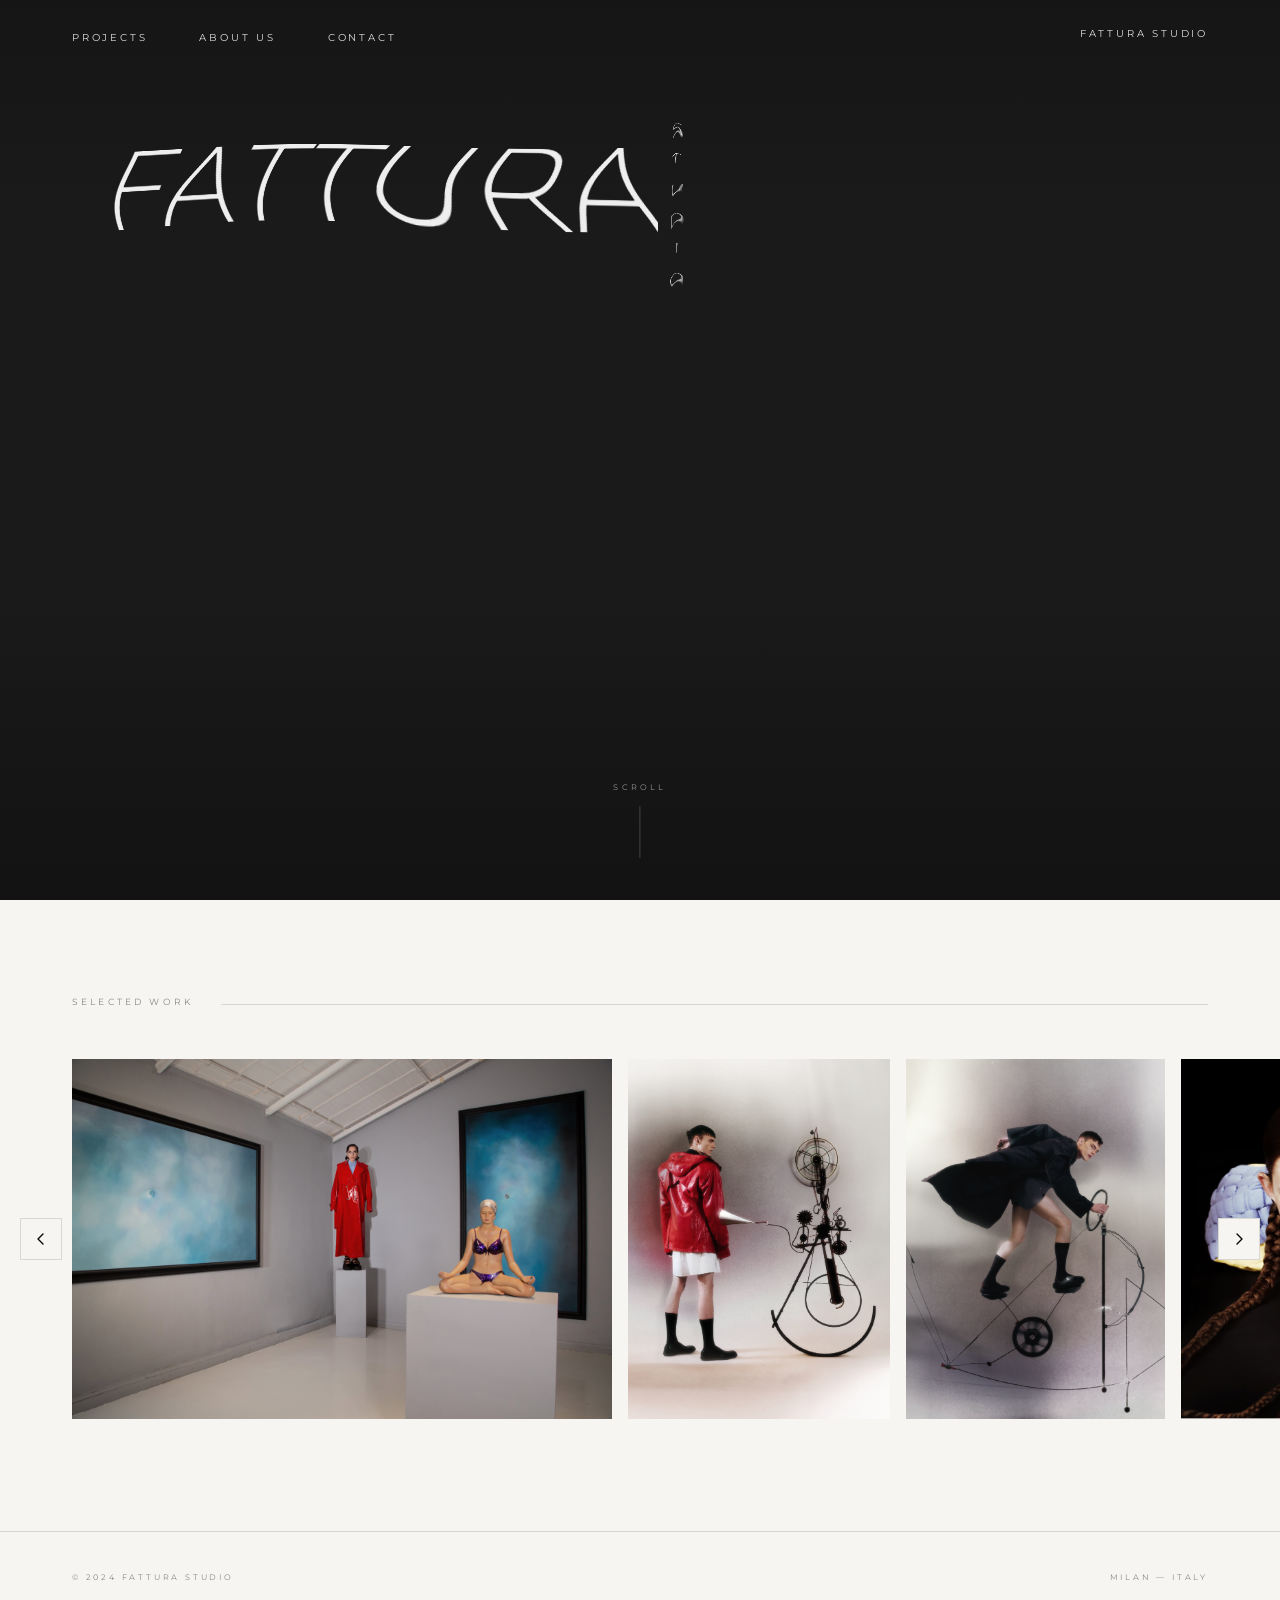
<file: index.html>
<!DOCTYPE html>
<html lang="it">
<head>
  <meta charset="UTF-8">
  <meta name="viewport" content="width=device-width, initial-scale=1.0">
  <title>Fattura Studio — Creative &amp; Art Direction</title>
  <link rel="stylesheet" href="style.css">
  <link rel="preconnect" href="https://fonts.googleapis.com">
  <link rel="preconnect" href="https://fonts.gstatic.com" crossorigin>
  <link href="https://fonts.googleapis.com/css2?family=Cormorant+Garamond:ital,wght@0,300;0,400;1,300;1,400&family=Montserrat:wght@300;400&display=swap" rel="stylesheet">
</head>
<body>

  <!-- ══ NAVBAR ══════════════════════════════════════ -->
  <nav class="navbar" id="navbar">
    <div class="nav-inner">
      <ul class="nav-links">
        <li><a href="projects.html">Projects</a></li>
        <li><a href="about.html">About Us</a></li>
        <li><a href="contact.html">Contact</a></li>
      </ul>
      <a href="index.html" class="nav-brand">Fattura Studio</a>
    </div>
  </nav>

  <!-- ══ HERO — Full Viewport Video ══════════════════ -->
  <section class="hero" id="hero">
    <video
      class="hero-video"
      src="444444.mp4"
      autoplay
      muted
      loop
      playsinline
      preload="auto"
    ></video>
    <div class="hero-overlay"></div>

    <!-- ══ Hero Logo: FATTURA STUDIO ══════════════════ -->
    <div class="hero-logo" id="heroLogo">

      <!-- FATTURA: testo orizzontale — canvas Blotter sovrapposto -->
      <div class="logo-fattura-wrap" id="fatturaWrap">
        <span class="logo-fattura" id="logoFattura">FATTURA</span>
      </div>

      <!-- STUDIO: 6 lettere in piedi, impilate dall'alto verso il basso -->
      <div class="logo-studio-wrap" id="studioWrap">
        <div class="logo-letter-cell"><span class="logo-studio-letter">S</span></div>
        <div class="logo-letter-cell"><span class="logo-studio-letter">T</span></div>
        <div class="logo-letter-cell"><span class="logo-studio-letter">U</span></div>
        <div class="logo-letter-cell"><span class="logo-studio-letter">D</span></div>
        <div class="logo-letter-cell"><span class="logo-studio-letter">I</span></div>
        <div class="logo-letter-cell"><span class="logo-studio-letter">O</span></div>
      </div>

    </div>

    <!-- Scroll hint -->
    <div class="scroll-hint" id="scrollHint">
      <span class="scroll-hint__text">Scroll</span>
      <div class="scroll-hint__line"></div>
    </div>
  </section>

  <!-- ══ SELECTED WORK CAROUSEL ══════════════════════ -->
  <section class="carousel-section">

    <div class="section-intro">
      <span class="label">Selected Work</span>
      <div class="section-divider"></div>
    </div>

    <div class="carousel-wrap">

      <button class="carousel-arrow arrow-prev" aria-label="Previous">
        <svg viewBox="0 0 14 14" xmlns="http://www.w3.org/2000/svg">
          <path d="M9 2L4 7L9 12"/>
        </svg>
      </button>

      <div class="carousel-scroll" id="homeCarousel">
        <div class="carousel-track">

          <div class="carousel-item">
            <img src="9.jpg" alt="Fattura Studio">
          </div>
          <div class="carousel-item">
            <img src="438159048_3721820194715792_3185677315185536268_n.png" alt="Fattura Studio">
          </div>
          <div class="carousel-item">
            <img src="438154349_1152299342869761_7259791937399599328_n.png" alt="Fattura Studio">
          </div>
          <div class="carousel-item">
            <img src="051_lemile.jpg" alt="Fattura Studio">
          </div>
          <div class="carousel-item">
            <img src="048_loffmy.jpg" alt="Fattura Studio">
          </div>
          <div class="carousel-item">
            <img src="033_loff_hom.jpg" alt="Fattura Studio">
          </div>
          <div class="carousel-item">
            <img src="019_vivetta.jpg" alt="Fattura Studio">
          </div>
          <div class="carousel-item">
            <img src="017_vivetta_resort.jpg" alt="Fattura Studio">
          </div>

        </div>
      </div>

      <button class="carousel-arrow arrow-next" aria-label="Next">
        <svg viewBox="0 0 14 14" xmlns="http://www.w3.org/2000/svg">
          <path d="M5 2L10 7L5 12"/>
        </svg>
      </button>

    </div>
  </section>

  <!-- ══ FOOTER ═══════════════════════════════════════ -->
  <footer class="footer">
    <span class="label">© 2024 Fattura Studio</span>
    <span class="label">Milan — Italy</span>
  </footer>

  <script src="blotter.min.js"></script>
  <script src="liquidDistortMaterial.js"></script>
  <script src="script.js"></script>
</body>
</html>
</file>
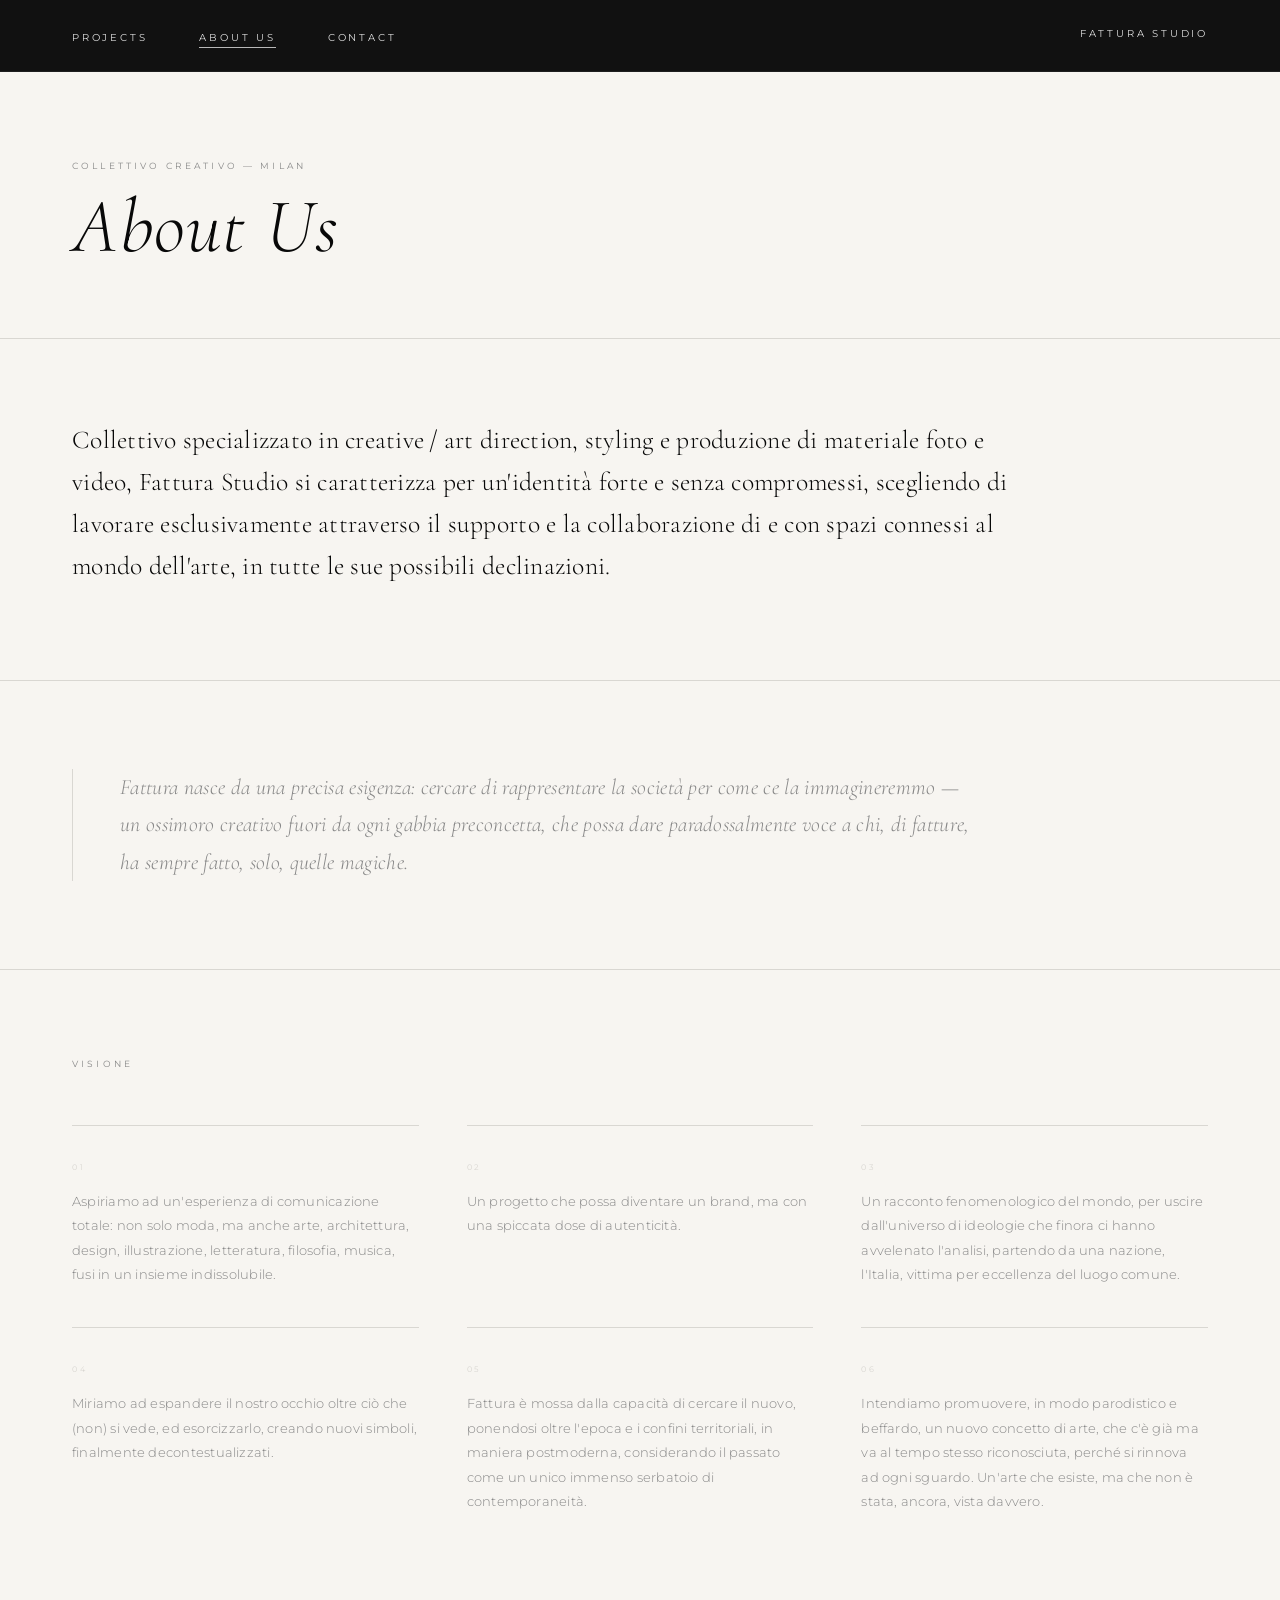
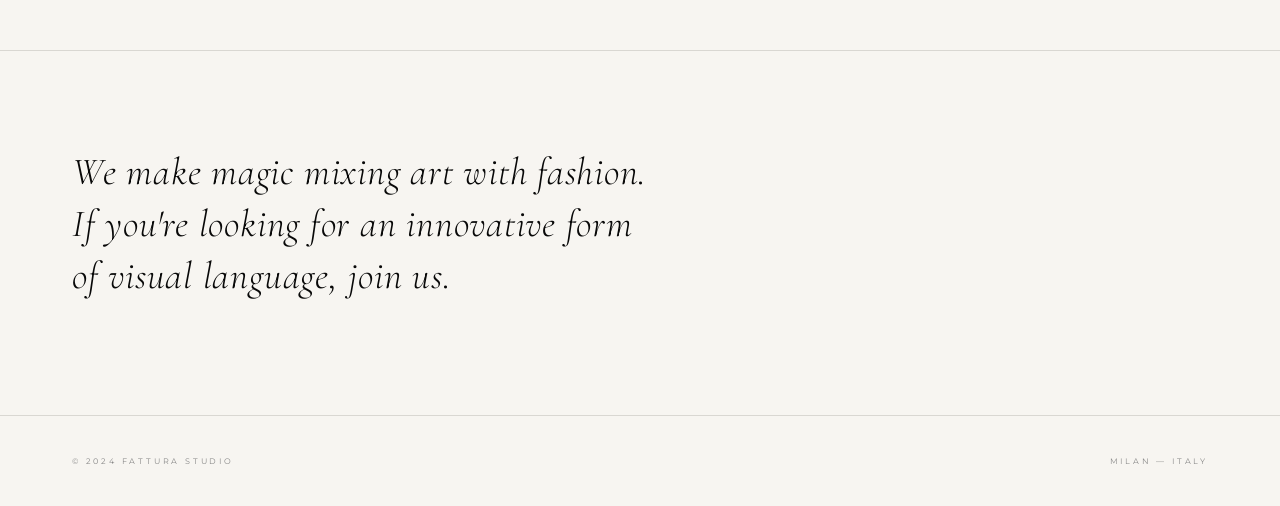
<file: about.html>
<!DOCTYPE html>
<html lang="it">
<head>
  <meta charset="UTF-8">
  <meta name="viewport" content="width=device-width, initial-scale=1.0">
  <title>About Us — Fattura Studio</title>
  <link rel="stylesheet" href="style.css">
  <link rel="preconnect" href="https://fonts.googleapis.com">
  <link rel="preconnect" href="https://fonts.gstatic.com" crossorigin>
  <link href="https://fonts.googleapis.com/css2?family=Cormorant+Garamond:ital,wght@0,300;0,400;1,300;1,400&family=Montserrat:wght@300;400&display=swap" rel="stylesheet">
</head>
<body class="about-page">

  <!-- ══ NAVBAR ══════════════════════════════════════ -->
  <nav class="navbar navbar--dark" id="navbar">
    <div class="nav-inner">
      <ul class="nav-links">
        <li><a href="projects.html">Projects</a></li>
        <li><a href="about.html" class="active">About Us</a></li>
        <li><a href="contact.html">Contact</a></li>
      </ul>
      <a href="index.html" class="nav-brand">Fattura Studio</a>
    </div>
  </nav>

  <!-- ══ PAGE HEADER ═════════════════════════════════ -->
  <header class="page-header fade-in">
    <span class="label">Collettivo creativo — Milan</span>
    <h1>About Us</h1>
  </header>

  <!-- ══ FRASE 1 — Identità ══════════════════════════ -->
  <section class="about-intro fade-in fade-in--delay">
    <p>
      Collettivo specializzato in creative&thinsp;/&thinsp;art direction, styling
      e produzione di materiale foto e video, Fattura Studio si caratterizza
      per un'identità forte e senza compromessi, scegliendo di lavorare
      esclusivamente attraverso il supporto e la collaborazione di e con
      spazi connessi al mondo dell'arte, in tutte le sue possibili declinazioni.
    </p>
  </section>

  <!-- ══ FRASE 2 — Origine ═══════════════════════════ -->
  <section class="about-pullquote fade-in fade-in--delay">
    <p>
      Fattura nasce da una precisa esigenza: cercare di rappresentare
      la società per come ce la immagineremmo — un ossimoro creativo
      fuori da ogni gabbia preconcetta, che possa dare paradossalmente
      voce a chi, di fatture, ha sempre fatto, solo, quelle magiche.
    </p>
  </section>

  <!-- ══ 6 BLOCCHI 3×2 — Visione ══════════════════════ -->
  <section class="about-grid-section fade-in fade-in--delay">
    <span class="label">Visione</span>

    <div class="about-blocks">

      <div class="about-block">
        <span class="about-block__num">01</span>
        <p>
          Aspiriamo ad un'esperienza di comunicazione totale: non solo moda,
          ma anche arte, architettura, design, illustrazione, letteratura,
          filosofia, musica, fusi in un insieme indissolubile.
        </p>
      </div>

      <div class="about-block">
        <span class="about-block__num">02</span>
        <p>
          Un progetto che possa diventare un brand, ma con una spiccata
          dose di autenticità.
        </p>
      </div>

      <div class="about-block">
        <span class="about-block__num">03</span>
        <p>
          Un racconto fenomenologico del mondo, per uscire dall'universo
          di ideologie che finora ci hanno avvelenato l'analisi, partendo
          da una nazione, l'Italia, vittima per eccellenza del luogo comune.
        </p>
      </div>

      <div class="about-block">
        <span class="about-block__num">04</span>
        <p>
          Miriamo ad espandere il nostro occhio oltre ciò che (non) si vede,
          ed esorcizzarlo, creando nuovi simboli, finalmente
          decontestualizzati.
        </p>
      </div>

      <div class="about-block">
        <span class="about-block__num">05</span>
        <p>
          Fattura è mossa dalla capacità di cercare il nuovo, ponendosi
          oltre l'epoca e i confini territoriali, in maniera postmoderna,
          considerando il passato come un unico immenso serbatoio
          di contemporaneità.
        </p>
      </div>

      <div class="about-block">
        <span class="about-block__num">06</span>
        <p>
          Intendiamo promuovere, in modo parodistico e beffardo, un nuovo
          concetto di arte, che c'è già ma va al tempo stesso riconosciuta,
          perché si rinnova ad ogni sguardo. Un'arte che esiste, ma che
          non è stata, ancora, vista davvero.
        </p>
      </div>

    </div>
  </section>

  <!-- ══ SLOGAN ══════════════════════════════════════ -->
  <section class="about-slogan fade-in fade-in--delay">
    <p class="about-slogan__text">
      We make magic mixing art with fashion.<br>
      If you're looking for an innovative form<br>
      of visual language, join us.
    </p>
  </section>

  <!-- ══ FOOTER ═══════════════════════════════════════ -->
  <footer class="footer">
    <span class="label">© 2024 Fattura Studio</span>
    <span class="label">Milan — Italy</span>
  </footer>

  <script src="script.js"></script>
</body>
</html>
</file>
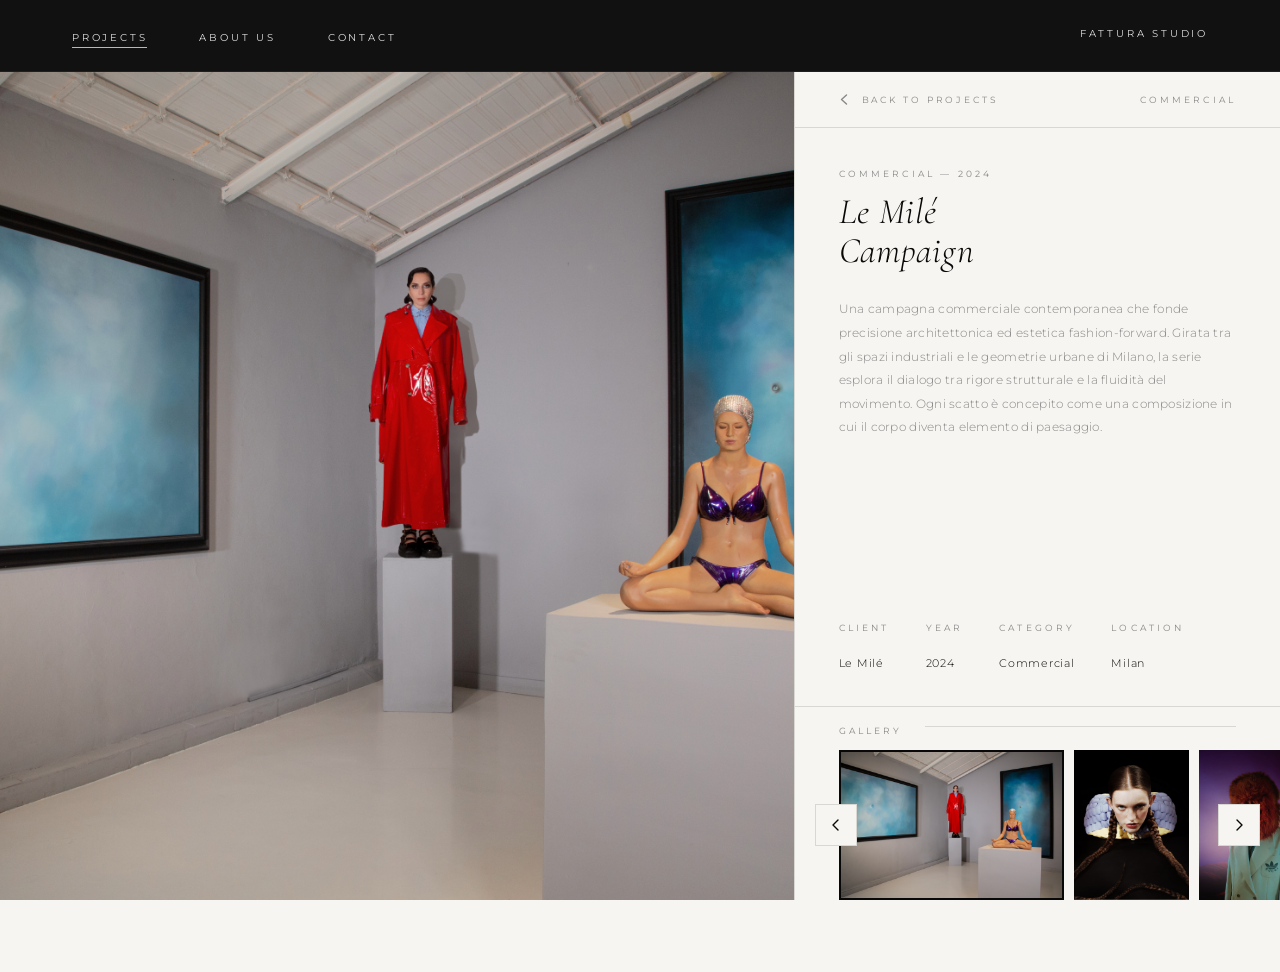
<file: project-commercial.html>
<!DOCTYPE html>
<html lang="it">
<head>
  <meta charset="UTF-8">
  <meta name="viewport" content="width=device-width, initial-scale=1.0">
  <title>Le Milé Campaign — Fattura Studio</title>
  <link rel="stylesheet" href="style.css">
  <link rel="preconnect" href="https://fonts.googleapis.com">
  <link rel="preconnect" href="https://fonts.gstatic.com" crossorigin>
  <link href="https://fonts.googleapis.com/css2?family=Cormorant+Garamond:ital,wght@0,300;0,400;1,300;1,400&family=Montserrat:wght@300;400&display=swap" rel="stylesheet">
</head>
<body class="project-single-page">

  <!-- ══ NAVBAR ══════════════════════════════════════ -->
  <nav class="navbar navbar--dark" id="navbar">
    <div class="nav-inner">
      <ul class="nav-links">
        <li><a href="projects.html" class="active">Projects</a></li>
        <li><a href="about.html">About Us</a></li>
        <li><a href="contact.html">Contact</a></li>
      </ul>
      <a href="index.html" class="nav-brand">Fattura Studio</a>
    </div>
  </nav>

  <!-- ══ TWO-PANEL LAYOUT ═════════════════════════════ -->
  <div class="project-layout fade-in">

    <!-- ── Sinistra: foto principale ── -->
    <div class="project-layout__img-col">
      <img
        src="9.jpg"
        alt="Le Milé Campaign"
        id="projectMainImg"
        class="project-hero__img"
      >
    </div>

    <!-- ── Destra: info + miniature ── -->
    <div class="project-layout__info-col">

      <!-- Back -->
      <div class="project-back-row">
        <a href="projects.html" class="back-link">
          <svg viewBox="0 0 11 11" xmlns="http://www.w3.org/2000/svg">
            <path d="M7.5 1L2.5 5.5L7.5 10"/>
          </svg>
          Back to Projects
        </a>
        <span class="label">Commercial</span>
      </div>

      <!-- Info -->
      <div class="project-info-block">
        <div>
          <span class="label">Commercial — 2024</span>
          <h1 class="project-title">Le Milé<br>Campaign</h1>
          <p class="project-desc">
            Una campagna commerciale contemporanea che fonde precisione architettonica
            ed estetica fashion-forward. Girata tra gli spazi industriali e le geometrie
            urbane di Milano, la serie esplora il dialogo tra rigore strutturale e la
            fluidità del movimento. Ogni scatto è concepito come una composizione in cui
            il corpo diventa elemento di paesaggio.
          </p>
        </div>
        <div class="project-meta">
          <div class="project-meta__item">
            <span class="label">Client</span>
            <span class="project-meta__val">Le Milé</span>
          </div>
          <div class="project-meta__item">
            <span class="label">Year</span>
            <span class="project-meta__val">2024</span>
          </div>
          <div class="project-meta__item">
            <span class="label">Category</span>
            <span class="project-meta__val">Commercial</span>
          </div>
          <div class="project-meta__item">
            <span class="label">Location</span>
            <span class="project-meta__val">Milan</span>
          </div>
        </div>
      </div>

      <!-- Thumbnails -->
      <div class="project-thumbs-block">

        <div class="project-gallery__header">
          <span class="label">Gallery</span>
          <div class="category-line"></div>
        </div>

        <div class="carousel-wrap">

          <button class="carousel-arrow arrow-prev" aria-label="Previous">
            <svg viewBox="0 0 14 14" xmlns="http://www.w3.org/2000/svg">
              <path d="M9 2L4 7L9 12"/>
            </svg>
          </button>

          <div class="carousel-scroll" id="galleryCarousel">
            <div class="carousel-track">

              <div class="carousel-item carousel-item--thumb active-thumb" data-src="9.jpg">
                <img src="9.jpg" alt="Le Milé 01">
              </div>
              <div class="carousel-item carousel-item--thumb" data-src="051_lemile.jpg">
                <img src="051_lemile.jpg" alt="Le Milé 02">
              </div>
              <div class="carousel-item carousel-item--thumb" data-src="048_loffmy.jpg">
                <img src="048_loffmy.jpg" alt="Le Milé 03">
              </div>
              <div class="carousel-item carousel-item--thumb" data-src="438159048_3721820194715792_3185677315185536268_n.png">
                <img src="438159048_3721820194715792_3185677315185536268_n.png" alt="Le Milé 04">
              </div>
              <div class="carousel-item carousel-item--thumb" data-src="438154349_1152299342869761_7259791937399599328_n.png">
                <img src="438154349_1152299342869761_7259791937399599328_n.png" alt="Le Milé 05">
              </div>

            </div>
          </div>

          <button class="carousel-arrow arrow-next" aria-label="Next">
            <svg viewBox="0 0 14 14" xmlns="http://www.w3.org/2000/svg">
              <path d="M5 2L10 7L5 12"/>
            </svg>
          </button>

        </div><!-- /carousel-wrap -->
      </div><!-- /project-thumbs-block -->

    </div><!-- /info-col -->
  </div><!-- /project-layout -->

  <script src="script.js"></script>
  <script>
    (function () {
      /* ── Thumbnail carousel (arrows + drag) ── */
      const galleryCarousel = document.getElementById('galleryCarousel');
      if (galleryCarousel) {
        const wrap    = galleryCarousel.closest('.carousel-wrap');
        const step    = () => Math.round(galleryCarousel.clientWidth * 0.72);
        const prevBtn = wrap.querySelector('.arrow-prev');
        const nextBtn = wrap.querySelector('.arrow-next');

        if (prevBtn) prevBtn.addEventListener('click', () =>
          galleryCarousel.scrollBy({ left: -step(), behavior: 'smooth' }));
        if (nextBtn) nextBtn.addEventListener('click', () =>
          galleryCarousel.scrollBy({ left: step(), behavior: 'smooth' }));

        let isDragging = false, startX = 0, scrollLeft = 0;
        galleryCarousel.addEventListener('mousedown', e => {
          isDragging = true; galleryCarousel.classList.add('is-dragging');
          startX = e.pageX - galleryCarousel.offsetLeft; scrollLeft = galleryCarousel.scrollLeft;
        });
        galleryCarousel.addEventListener('mouseleave', () => { isDragging = false; galleryCarousel.classList.remove('is-dragging'); });
        galleryCarousel.addEventListener('mouseup',    () => { isDragging = false; galleryCarousel.classList.remove('is-dragging'); });
        galleryCarousel.addEventListener('mousemove', e => {
          if (!isDragging) return; e.preventDefault();
          galleryCarousel.scrollLeft = scrollLeft - (e.pageX - galleryCarousel.offsetLeft - startX) * 1.4;
        });
      }

      /* ── Click miniatura → cambia foto principale ── */
      const mainImg   = document.getElementById('projectMainImg');
      const thumbs    = document.querySelectorAll('.carousel-item--thumb');
      let isAnimating = false;

      thumbs.forEach(thumb => {
        thumb.addEventListener('click', () => {
          if (isAnimating) return;
          const newSrc = thumb.dataset.src;
          if (mainImg.getAttribute('src') === newSrc) return;

          isAnimating = true;
          thumbs.forEach(t => t.classList.remove('active-thumb'));
          thumb.classList.add('active-thumb');

          mainImg.classList.add('is-changing');
          setTimeout(() => {
            mainImg.src = newSrc;
            const done = () => { mainImg.classList.remove('is-changing'); isAnimating = false; };
            mainImg.onload = done;
            if (mainImg.complete) done();
          }, 360);
        });
      });
    })();
  </script>

</body>
</html>
</file>
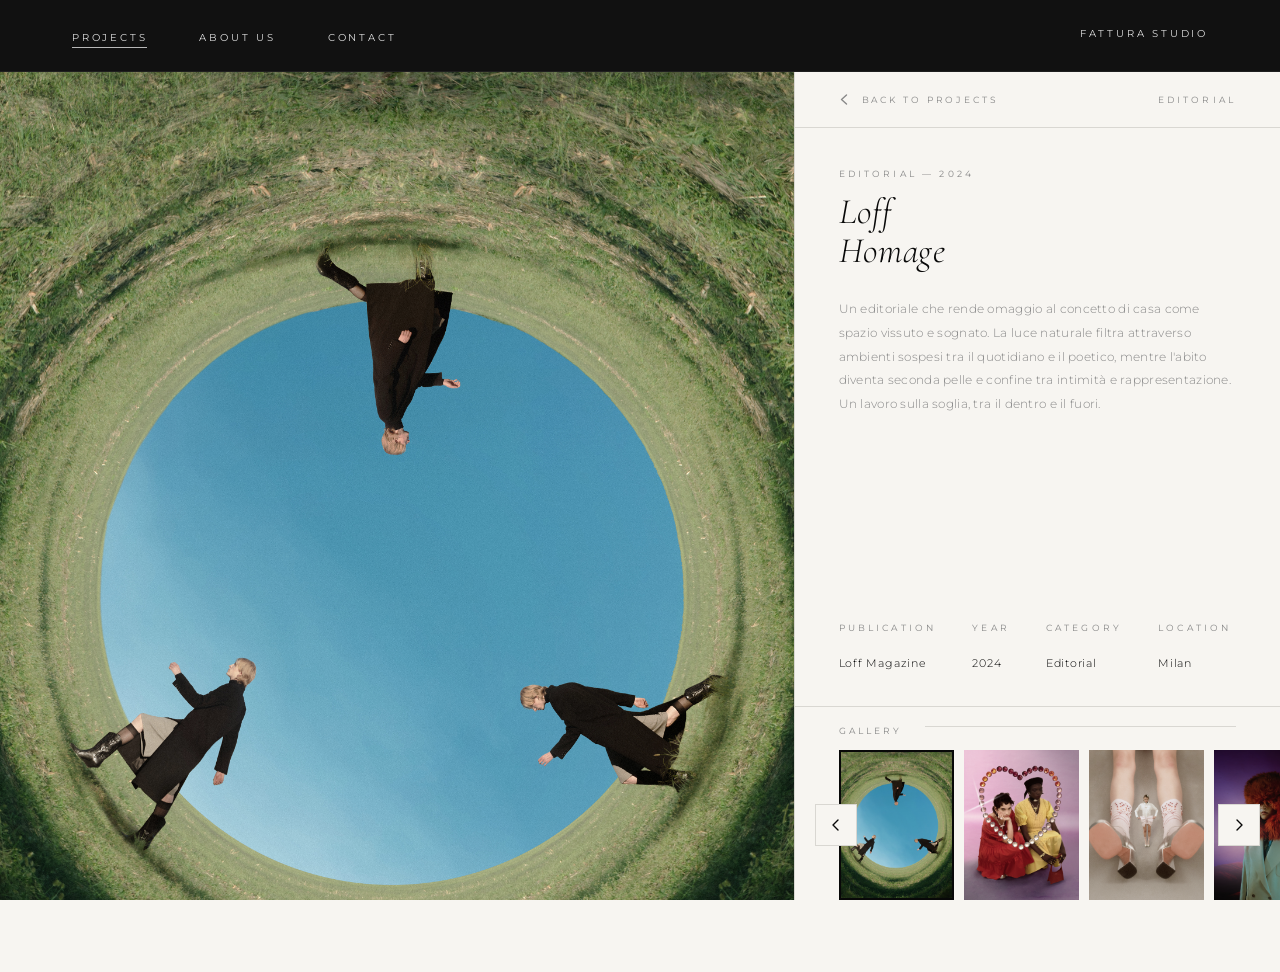
<file: project-editorial.html>
<!DOCTYPE html>
<html lang="it">
<head>
  <meta charset="UTF-8">
  <meta name="viewport" content="width=device-width, initial-scale=1.0">
  <title>Loff Editorial — Fattura Studio</title>
  <link rel="stylesheet" href="style.css">
  <link rel="preconnect" href="https://fonts.googleapis.com">
  <link rel="preconnect" href="https://fonts.gstatic.com" crossorigin>
  <link href="https://fonts.googleapis.com/css2?family=Cormorant+Garamond:ital,wght@0,300;0,400;1,300;1,400&family=Montserrat:wght@300;400&display=swap" rel="stylesheet">
</head>
<body class="project-single-page">

  <!-- ══ NAVBAR ══════════════════════════════════════ -->
  <nav class="navbar navbar--dark" id="navbar">
    <div class="nav-inner">
      <ul class="nav-links">
        <li><a href="projects.html" class="active">Projects</a></li>
        <li><a href="about.html">About Us</a></li>
        <li><a href="contact.html">Contact</a></li>
      </ul>
      <a href="index.html" class="nav-brand">Fattura Studio</a>
    </div>
  </nav>

  <!-- ══ TWO-PANEL LAYOUT ═════════════════════════════ -->
  <div class="project-layout fade-in">

    <!-- ── Sinistra: foto principale ── -->
    <div class="project-layout__img-col">
      <img
        src="033_loff_hom.jpg"
        alt="Loff Homage"
        id="projectMainImg"
        class="project-hero__img"
      >
    </div>

    <!-- ── Destra: info + miniature ── -->
    <div class="project-layout__info-col">

      <!-- Back -->
      <div class="project-back-row">
        <a href="projects.html" class="back-link">
          <svg viewBox="0 0 11 11" xmlns="http://www.w3.org/2000/svg">
            <path d="M7.5 1L2.5 5.5L7.5 10"/>
          </svg>
          Back to Projects
        </a>
        <span class="label">Editorial</span>
      </div>

      <!-- Info -->
      <div class="project-info-block">
        <div>
          <span class="label">Editorial — 2024</span>
          <h1 class="project-title">Loff<br>Homage</h1>
          <p class="project-desc">
            Un editoriale che rende omaggio al concetto di casa come spazio vissuto e
            sognato. La luce naturale filtra attraverso ambienti sospesi tra il quotidiano
            e il poetico, mentre l'abito diventa seconda pelle e confine tra intimità
            e rappresentazione. Un lavoro sulla soglia, tra il dentro e il fuori.
          </p>
        </div>
        <div class="project-meta">
          <div class="project-meta__item">
            <span class="label">Publication</span>
            <span class="project-meta__val">Loff Magazine</span>
          </div>
          <div class="project-meta__item">
            <span class="label">Year</span>
            <span class="project-meta__val">2024</span>
          </div>
          <div class="project-meta__item">
            <span class="label">Category</span>
            <span class="project-meta__val">Editorial</span>
          </div>
          <div class="project-meta__item">
            <span class="label">Location</span>
            <span class="project-meta__val">Milan</span>
          </div>
        </div>
      </div>

      <!-- Thumbnails -->
      <div class="project-thumbs-block">

        <div class="project-gallery__header">
          <span class="label">Gallery</span>
          <div class="category-line"></div>
        </div>

        <div class="carousel-wrap">

          <button class="carousel-arrow arrow-prev" aria-label="Previous">
            <svg viewBox="0 0 14 14" xmlns="http://www.w3.org/2000/svg">
              <path d="M9 2L4 7L9 12"/>
            </svg>
          </button>

          <div class="carousel-scroll" id="galleryCarousel">
            <div class="carousel-track">

              <div class="carousel-item carousel-item--thumb active-thumb" data-src="033_loff_hom.jpg">
                <img src="033_loff_hom.jpg" alt="Loff Homage 01">
              </div>
              <div class="carousel-item carousel-item--thumb" data-src="019_vivetta.jpg">
                <img src="019_vivetta.jpg" alt="Loff Homage 02">
              </div>
              <div class="carousel-item carousel-item--thumb" data-src="017_vivetta_resort.jpg">
                <img src="017_vivetta_resort.jpg" alt="Loff Homage 03">
              </div>
              <div class="carousel-item carousel-item--thumb" data-src="048_loffmy.jpg">
                <img src="048_loffmy.jpg" alt="Loff Homage 04">
              </div>
              <div class="carousel-item carousel-item--thumb" data-src="051_lemile.jpg">
                <img src="051_lemile.jpg" alt="Loff Homage 05">
              </div>

            </div>
          </div>

          <button class="carousel-arrow arrow-next" aria-label="Next">
            <svg viewBox="0 0 14 14" xmlns="http://www.w3.org/2000/svg">
              <path d="M5 2L10 7L5 12"/>
            </svg>
          </button>

        </div><!-- /carousel-wrap -->
      </div><!-- /project-thumbs-block -->

    </div><!-- /info-col -->
  </div><!-- /project-layout -->

  <script src="script.js"></script>
  <script>
    (function () {
      /* ── Thumbnail carousel (arrows + drag) ── */
      const galleryCarousel = document.getElementById('galleryCarousel');
      if (galleryCarousel) {
        const wrap    = galleryCarousel.closest('.carousel-wrap');
        const step    = () => Math.round(galleryCarousel.clientWidth * 0.72);
        const prevBtn = wrap.querySelector('.arrow-prev');
        const nextBtn = wrap.querySelector('.arrow-next');

        if (prevBtn) prevBtn.addEventListener('click', () =>
          galleryCarousel.scrollBy({ left: -step(), behavior: 'smooth' }));
        if (nextBtn) nextBtn.addEventListener('click', () =>
          galleryCarousel.scrollBy({ left: step(), behavior: 'smooth' }));

        let isDragging = false, startX = 0, scrollLeft = 0;
        galleryCarousel.addEventListener('mousedown', e => {
          isDragging = true; galleryCarousel.classList.add('is-dragging');
          startX = e.pageX - galleryCarousel.offsetLeft; scrollLeft = galleryCarousel.scrollLeft;
        });
        galleryCarousel.addEventListener('mouseleave', () => { isDragging = false; galleryCarousel.classList.remove('is-dragging'); });
        galleryCarousel.addEventListener('mouseup',    () => { isDragging = false; galleryCarousel.classList.remove('is-dragging'); });
        galleryCarousel.addEventListener('mousemove', e => {
          if (!isDragging) return; e.preventDefault();
          galleryCarousel.scrollLeft = scrollLeft - (e.pageX - galleryCarousel.offsetLeft - startX) * 1.4;
        });
      }

      /* ── Click miniatura → cambia foto principale ── */
      const mainImg   = document.getElementById('projectMainImg');
      const thumbs    = document.querySelectorAll('.carousel-item--thumb');
      let isAnimating = false;

      thumbs.forEach(thumb => {
        thumb.addEventListener('click', () => {
          if (isAnimating) return;
          const newSrc = thumb.dataset.src;
          if (mainImg.getAttribute('src') === newSrc) return;

          isAnimating = true;
          thumbs.forEach(t => t.classList.remove('active-thumb'));
          thumb.classList.add('active-thumb');

          mainImg.classList.add('is-changing');
          setTimeout(() => {
            mainImg.src = newSrc;
            const done = () => { mainImg.classList.remove('is-changing'); isAnimating = false; };
            mainImg.onload = done;
            if (mainImg.complete) done();
          }, 360);
        });
      });
    })();
  </script>

</body>
</html>
</file>
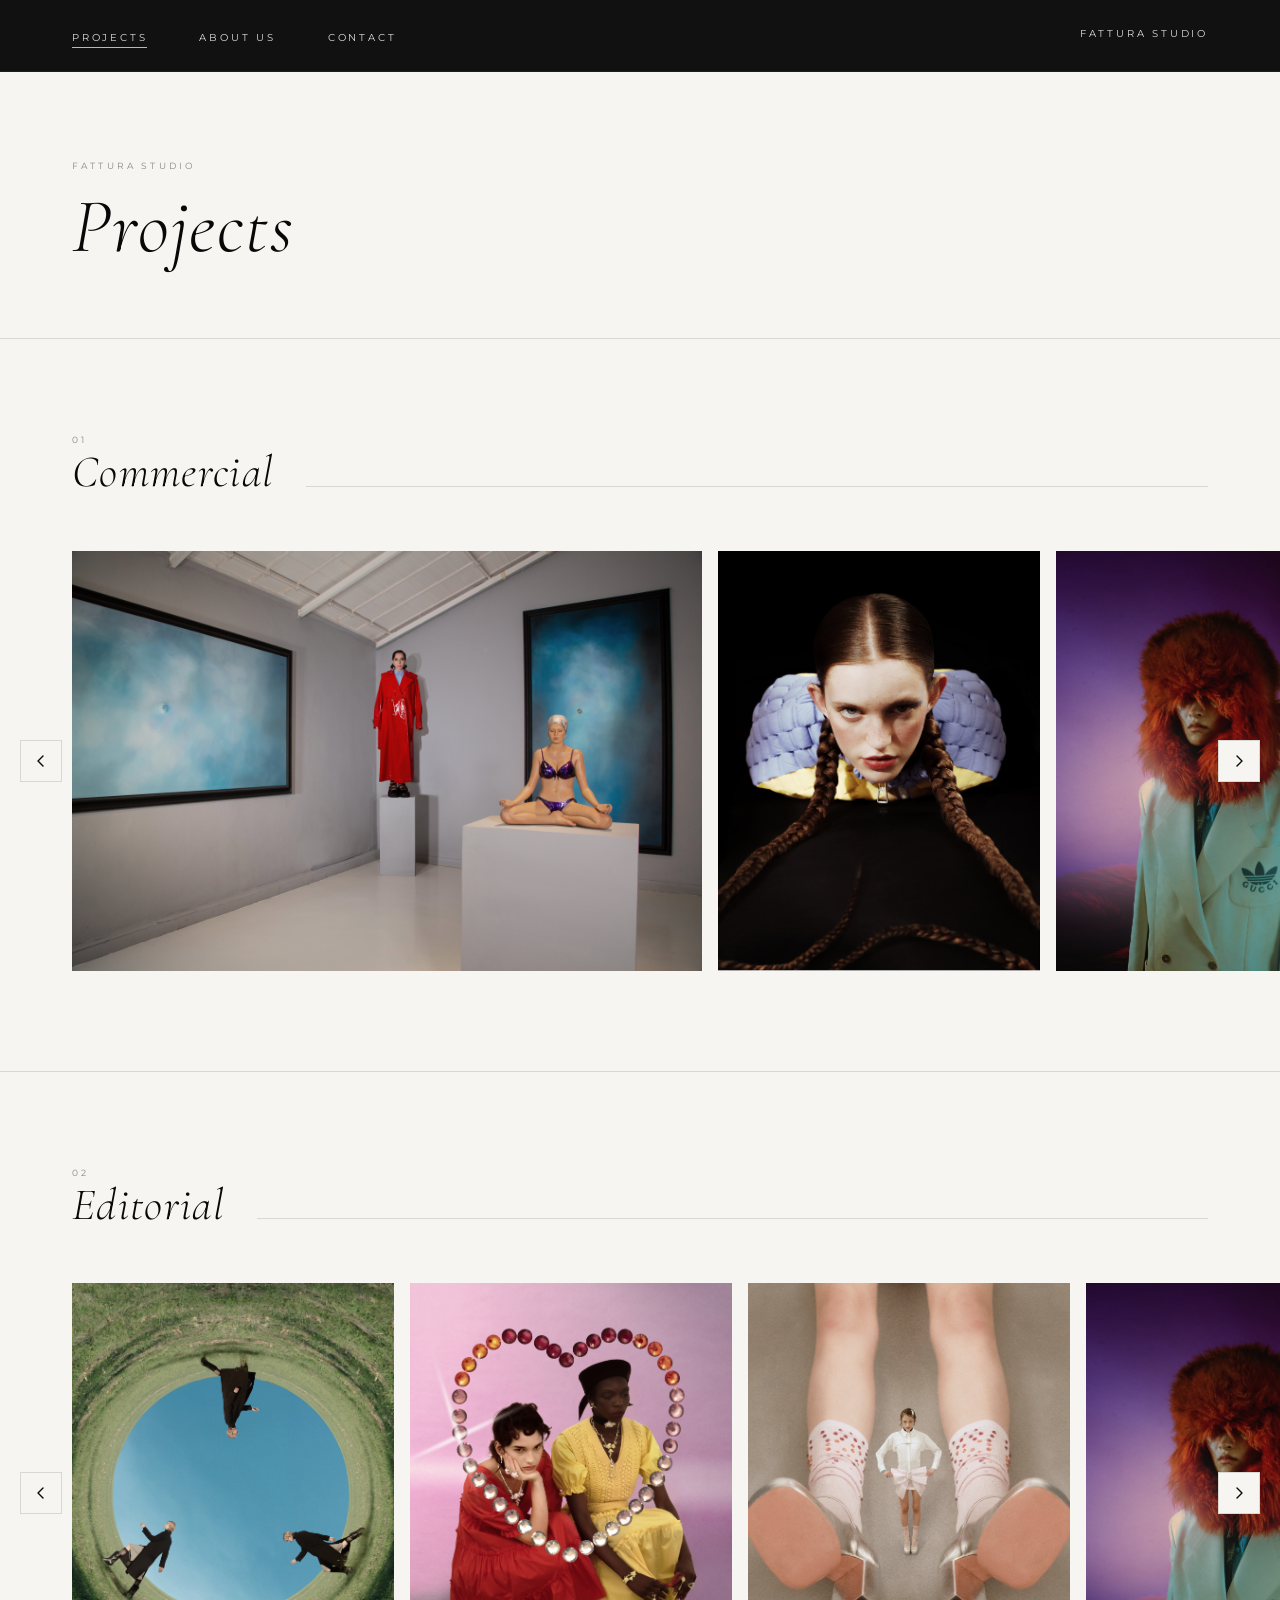
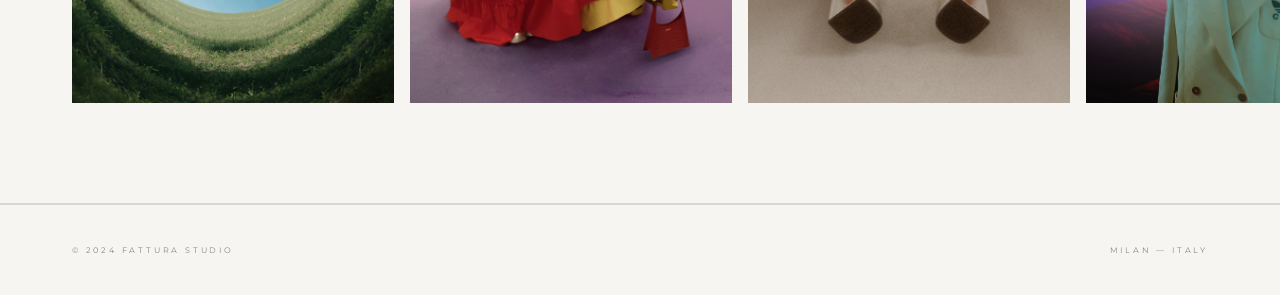
<file: projects.html>
<!DOCTYPE html>
<html lang="it">
<head>
  <meta charset="UTF-8">
  <meta name="viewport" content="width=device-width, initial-scale=1.0">
  <title>Projects — Fattura Studio</title>
  <link rel="stylesheet" href="style.css">
  <link rel="preconnect" href="https://fonts.googleapis.com">
  <link rel="preconnect" href="https://fonts.gstatic.com" crossorigin>
  <link href="https://fonts.googleapis.com/css2?family=Cormorant+Garamond:ital,wght@0,300;0,400;1,300;1,400&family=Montserrat:wght@300;400&display=swap" rel="stylesheet">
</head>
<body class="projects-page">

  <!-- ══ NAVBAR ══════════════════════════════════════ -->
  <nav class="navbar navbar--dark" id="navbar">
    <div class="nav-inner">
      <ul class="nav-links">
        <li><a href="projects.html" class="active">Projects</a></li>
        <li><a href="about.html">About Us</a></li>
        <li><a href="contact.html">Contact</a></li>
      </ul>
      <a href="index.html" class="nav-brand">Fattura Studio</a>
    </div>
  </nav>

  <!-- ══ PAGE HEADER ═════════════════════════════════ -->
  <header class="page-header fade-in">
    <span class="label">Fattura Studio</span>
    <h1>Projects</h1>
  </header>

  <!-- ══ COMMERCIAL ══════════════════════════════════ -->
  <section class="project-category fade-in fade-in--delay">

    <div class="category-header">
      <div>
        <span class="category-index">01</span>
        <h2 class="category-title">Commercial</h2>
      </div>
      <div class="category-line"></div>
    </div>

    <div class="carousel-wrap">

      <button class="carousel-arrow arrow-prev" aria-label="Previous">
        <svg viewBox="0 0 14 14" xmlns="http://www.w3.org/2000/svg">
          <path d="M9 2L4 7L9 12"/>
        </svg>
      </button>

      <div class="carousel-scroll" id="commercialCarousel">
        <div class="carousel-track">
          <div class="carousel-item carousel-item--project is-link" onclick="window.location='project-commercial.html'" title="View project">
            <img src="9.jpg" alt="Commercial">
          </div>
          <div class="carousel-item carousel-item--project">
            <img src="051_lemile.jpg" alt="Commercial">
          </div>
          <div class="carousel-item carousel-item--project">
            <img src="048_loffmy.jpg" alt="Commercial">
          </div>
          <div class="carousel-item carousel-item--project">
            <img src="438159048_3721820194715792_3185677315185536268_n.png" alt="Commercial">
          </div>
          <div class="carousel-item carousel-item--project">
            <img src="438154349_1152299342869761_7259791937399599328_n.png" alt="Commercial">
          </div>
        </div>
      </div>

      <button class="carousel-arrow arrow-next" aria-label="Next">
        <svg viewBox="0 0 14 14" xmlns="http://www.w3.org/2000/svg">
          <path d="M5 2L10 7L5 12"/>
        </svg>
      </button>

    </div>
  </section>

  <!-- ══ EDITORIAL ════════════════════════════════════ -->
  <section class="project-category fade-in fade-in--delay">

    <div class="category-header">
      <div>
        <span class="category-index">02</span>
        <h2 class="category-title">Editorial</h2>
      </div>
      <div class="category-line"></div>
    </div>

    <div class="carousel-wrap">

      <button class="carousel-arrow arrow-prev" aria-label="Previous">
        <svg viewBox="0 0 14 14" xmlns="http://www.w3.org/2000/svg">
          <path d="M9 2L4 7L9 12"/>
        </svg>
      </button>

      <div class="carousel-scroll" id="editorialCarousel">
        <div class="carousel-track">
          <div class="carousel-item carousel-item--project is-link" onclick="window.location='project-editorial.html'" title="View project">
            <img src="033_loff_hom.jpg" alt="Editorial">
          </div>
          <div class="carousel-item carousel-item--project">
            <img src="019_vivetta.jpg" alt="Editorial">
          </div>
          <div class="carousel-item carousel-item--project">
            <img src="017_vivetta_resort.jpg" alt="Editorial">
          </div>
          <div class="carousel-item carousel-item--project">
            <img src="048_loffmy.jpg" alt="Editorial">
          </div>
          <div class="carousel-item carousel-item--project">
            <img src="051_lemile.jpg" alt="Editorial">
          </div>
        </div>
      </div>

      <button class="carousel-arrow arrow-next" aria-label="Next">
        <svg viewBox="0 0 14 14" xmlns="http://www.w3.org/2000/svg">
          <path d="M5 2L10 7L5 12"/>
        </svg>
      </button>

    </div>
  </section>

  <!-- ══ FOOTER ═══════════════════════════════════════ -->
  <footer class="footer">
    <span class="label">© 2024 Fattura Studio</span>
    <span class="label">Milan — Italy</span>
  </footer>

  <script src="script.js"></script>
</body>
</html>
</file>
<file: style.css>
/* ═══════════════════════════════════════════════════════
   FASHION ART DIRECTOR — PORTFOLIO
   Style system: Minimal Luxury
   ═══════════════════════════════════════════════════════ */

*, *::before, *::after {
  box-sizing: border-box;
  margin: 0;
  padding: 0;
}

:root {
  /* ── Palette ── */
  --cream:        #f7f5f1;
  --cream-deep:   #eeebe5;
  --black:        #080808;
  --charcoal:     #1a1a1a;
  --grey-mid:     #888;
  --grey-light:   #d9d7d2;
  --white:        #ffffff;

  /* ── Typography ── */
  --font-serif:   'Cormorant Garamond', Georgia, serif;
  --font-sans:    'Montserrat', Helvetica Neue, Arial, sans-serif;

  /* ── Layout ── */
  --nav-h:        72px;
  --pad-x:        72px;

  /* ── Motion ── */
  --ease:         cubic-bezier(0.16, 1, 0.3, 1);
  --ease-std:     cubic-bezier(0.65, 0, 0.35, 1);
}

/* ── Base ───────────────────────────────────────────── */

html {
  scroll-behavior: smooth;
}

body {
  background: var(--cream);
  color: var(--black);
  font-family: var(--font-sans);
  font-weight: 300;
  -webkit-font-smoothing: antialiased;
  -moz-osx-font-smoothing: grayscale;
  overflow-x: hidden;
}

a {
  text-decoration: none;
  color: inherit;
}

img, video {
  display: block;
}

button {
  background: none;
  border: none;
  cursor: pointer;
  font-family: var(--font-sans);
}

/* ── Shared Typography ──────────────────────────────── */

.label {
  font-family: var(--font-sans);
  font-size: 9px;
  font-weight: 400;
  letter-spacing: 0.35em;
  text-transform: uppercase;
  color: var(--grey-mid);
}

.display-title {
  font-family: var(--font-serif);
  font-size: clamp(36px, 4vw, 52px);
  font-weight: 300;
  font-style: italic;
  letter-spacing: 0.03em;
  line-height: 1;
}

/* ═══════════════════════════════════════════════════════
   NAVBAR
   ═══════════════════════════════════════════════════════ */

.navbar {
  position: fixed;
  inset: 0 0 auto 0;
  height: var(--nav-h);
  z-index: 500;
  padding: 0 var(--pad-x);
  display: flex;
  align-items: center;
  transition:
    background 0.7s var(--ease),
    border-color 0.7s var(--ease);
  border-bottom: 1px solid transparent;
}

/* Hero state: transparent, white text */
.navbar {
  background: transparent;
}

/* Scrolled state: dark bar */
.navbar.is-scrolled {
  background: rgba(8, 8, 8, 0.92);
  backdrop-filter: blur(14px);
  -webkit-backdrop-filter: blur(14px);
  border-bottom-color: rgba(255, 255, 255, 0.05);
}

/* Inner pages: always dark */
.navbar--dark {
  background: rgba(8, 8, 8, 0.96);
  backdrop-filter: blur(14px);
  -webkit-backdrop-filter: blur(14px);
  border-bottom-color: rgba(255, 255, 255, 0.06);
}

.nav-inner {
  width: 100%;
  display: flex;
  align-items: center;
  justify-content: space-between;
}

/* Brand / home link — right side of navbar */
.nav-brand {
  font-family: var(--font-sans);
  font-size: 10px;
  font-weight: 400;
  letter-spacing: 0.28em;
  text-transform: uppercase;
  color: rgba(255, 255, 255, 0.85);
  transition: color 0.3s, opacity 0.3s;
  position: relative;
  padding-bottom: 4px;
  white-space: nowrap;
}

.nav-brand::after {
  content: '';
  position: absolute;
  bottom: 0;
  left: 0;
  width: 0;
  height: 1px;
  background: rgba(255, 255, 255, 0.7);
  transition: width 0.45s var(--ease);
}

.nav-brand:hover {
  color: var(--white);
}

.nav-brand:hover::after {
  width: 100%;
}

/* Nav links */
.nav-links {
  list-style: none;
  display: flex;
  align-items: center;
  gap: 52px;
}

.nav-links li a {
  font-family: var(--font-sans);
  font-size: 10px;
  font-weight: 400;
  letter-spacing: 0.28em;
  text-transform: uppercase;
  color: rgba(255, 255, 255, 0.85);
  transition: color 0.3s, opacity 0.3s;
  position: relative;
  padding-bottom: 4px;
}

.nav-links li a::after {
  content: '';
  position: absolute;
  bottom: 0;
  left: 0;
  width: 0;
  height: 1px;
  background: rgba(255, 255, 255, 0.7);
  transition: width 0.45s var(--ease);
}

.nav-links li a:hover::after,
.nav-links li a.active::after {
  width: 100%;
}

.nav-links li a:hover {
  color: var(--white);
}

/* ═══════════════════════════════════════════════════════
   HERO — Full-Viewport Video
   ═══════════════════════════════════════════════════════ */

.hero {
  position: relative;
  width: 100%;
  height: 100vh;
  overflow: hidden;
  background: var(--charcoal);
}

.hero-video {
  position: absolute;
  inset: 0;
  width: 100%;
  height: 100%;
  object-fit: cover;
  object-position: center;
}

/* Subtle vignette — preserves photo contrast */
.hero-overlay {
  position: absolute;
  inset: 0;
  background:
    linear-gradient(180deg,
      rgba(0,0,0,0.18) 0%,
      rgba(0,0,0,0.00) 25%,
      rgba(0,0,0,0.00) 65%,
      rgba(0,0,0,0.30) 100%
    );
  pointer-events: none;
}

/* Scroll hint */
.scroll-hint {
  position: absolute;
  bottom: 42px;
  left: 50%;
  transform: translateX(-50%);
  display: flex;
  flex-direction: column;
  align-items: center;
  gap: 14px;
  pointer-events: none;
}

.scroll-hint__text {
  font-family: var(--font-sans);
  font-size: 8px;
  font-weight: 400;
  letter-spacing: 0.4em;
  text-transform: uppercase;
  color: rgba(255, 255, 255, 0.55);
}

.scroll-hint__line {
  width: 1px;
  height: 52px;
  background: rgba(255,255,255,0.2);
  position: relative;
  overflow: hidden;
}

.scroll-hint__line::after {
  content: '';
  position: absolute;
  top: -100%;
  left: 0;
  width: 100%;
  height: 100%;
  background: rgba(255, 255, 255, 0.8);
  animation: scrollPulse 2.2s ease-in-out infinite;
}

@keyframes scrollPulse {
  0%   { top: -100%; opacity: 0; }
  20%  { opacity: 1; }
  80%  { opacity: 1; }
  100% { top: 100%;  opacity: 0; }
}

/* ═══════════════════════════════════════════════════════
   HERO LOGO — FATTURA STUDIO  (Blotter LiquidDistort)
   ═══════════════════════════════════════════════════════ */

/*
  Layout logico:
  .hero-logo               → contenitore assoluto, flex-row
    .logo-fattura-wrap     → griglia 1×1: span nascosto + canvas Blotter sovrapposti
      span.logo-fattura    → testo sorgente (visibility:hidden da Blotter)
      canvas.b-canvas      → output animato (inserito da Blotter)
    .logo-studio-wrap      → flex column (lettere impilate)
      .logo-letter-cell    → griglia 1×1 per ogni lettera
        span               → lettera sorgente (visibility:hidden da Blotter)
        canvas.b-canvas    → output animato
*/

.hero-logo {
  position: absolute;
  top: calc(var(--nav-h) + 28px);   /* subito sotto la navbar */
  /* Il canvas Blotter ha padding:80px su ogni lato (era 16px → +64px).
     Sposta il logo di 64px a sinistra così il testo "F" resta
     visivamente al margine originale (var(--pad-x)). */
  left: calc(var(--pad-x) - 64px);
  z-index: 10;                       /* sopra video e overlay, sotto navbar */
  display: flex;
  align-items: flex-start;
  gap: 10px;                         /* piccolo gap tra FATTURA e STUDIO */
  pointer-events: none;              /* non blocca lo scroll/hover sul video */
}

/* ── Tecnica CSS Grid per sovrapporre span + canvas ──── */
/*   Entrambi i figli occupano la stessa cella 1/1         */
.logo-fattura-wrap {
  display: grid;
  overflow: visible;                 /* consente al canvas (con padding) di eccedere */
}

.logo-fattura-wrap > * {
  grid-area: 1 / 1;
}

/* Testo FATTURA: letto da Blotter per le metriche font */
.logo-fattura {
  font-family: 'Montserrat', 'Helvetica Neue', Arial, sans-serif;
  font-size: 120px;
  font-weight: 300;
  color: rgba(255, 255, 255, 0.93);
  line-height: 1;
  letter-spacing: 0;
  white-space: nowrap;
  /* Blotter aggiunge visibility:hidden; il grid mantiene lo spazio */
}

/* ── STUDIO: colonna di lettere in piedi ─────────────── */

.logo-studio-wrap {
  display: flex;
  flex-direction: column;
  align-items: center;               /* centra orizzontalmente lettere di larghezza diversa */
  overflow: visible;
  margin-top: 16px;                  /* allinea testo STUDIO con testo FATTURA:
                                        paddingTop FATTURA (16px) − padding lettera STUDIO (0px) */
}

/* Cella per ogni lettera: grid 1×1 per sovrapporre span + canvas */
.logo-letter-cell {
  display: grid;
  overflow: visible;
}

.logo-letter-cell > * {
  grid-area: 1 / 1;
}

/* Testo di ogni lettera STUDIO */
.logo-studio-letter {
  font-family: 'Montserrat', 'Helvetica Neue', Arial, sans-serif;
  font-size: 20px;
  font-weight: 300;
  color: rgba(255, 255, 255, 0.93);
  line-height: 1;
  letter-spacing: 0;
  white-space: nowrap;
  display: block;
  /*
    Dimensionamento coerente:
    120px (FATTURA em) / 6 lettere = 20px/lettera
    → altezza totale STUDIO ≈ altezza di una lettera FATTURA ✓
  */
}

/* ═══════════════════════════════════════════════════════
   HOME CAROUSEL SECTION
   ═══════════════════════════════════════════════════════ */

.carousel-section {
  background: var(--cream);
  padding: 96px 0 112px;
}

.section-intro {
  padding: 0 var(--pad-x);
  margin-bottom: 52px;
  display: flex;
  align-items: baseline;
  gap: 28px;
}

.section-intro .label {
  flex-shrink: 0;
}

.section-divider {
  flex: 1;
  height: 1px;
  background: var(--grey-light);
}

/* ── Carousel Shell ── */
.carousel-wrap {
  position: relative;
}

.carousel-scroll {
  overflow-x: scroll;
  overflow-y: hidden;
  scrollbar-width: none;
  -ms-overflow-style: none;
  cursor: grab;
  user-select: none;
  -webkit-overflow-scrolling: touch;
}

.carousel-scroll::-webkit-scrollbar {
  display: none;
}

.carousel-scroll.is-dragging {
  cursor: grabbing;
}

.carousel-track {
  display: flex;
  gap: 16px;
  padding: 0 var(--pad-x);
  /* Allows track to be naturally sized */
  width: max-content;
}

/* ── Carousel Items (Home) ── */
.carousel-item {
  flex: 0 0 auto;
  height: 360px;
  overflow: hidden;
  position: relative;
  background: var(--cream-deep);
}

.carousel-item img {
  height: 100%;
  width: auto;
  object-fit: cover;
  transition: transform 0.8s var(--ease), filter 0.5s var(--ease);
  filter: saturate(0.82);
  pointer-events: none;
}

.carousel-item:hover img {
  transform: scale(1.04);
  filter: saturate(1);
}

/* ── Arrow buttons ── */
.carousel-arrow {
  position: absolute;
  top: 50%;
  transform: translateY(-50%);
  z-index: 20;
  width: 42px;
  height: 42px;
  display: flex;
  align-items: center;
  justify-content: center;
  background: var(--cream);
  border: 1px solid var(--grey-light);
  transition: background 0.35s, border-color 0.35s;
}

.carousel-arrow:hover {
  background: var(--black);
  border-color: var(--black);
}

.carousel-arrow svg {
  width: 14px;
  height: 14px;
}

.carousel-arrow svg path {
  stroke: var(--black);
  stroke-width: 1.4;
  fill: none;
  stroke-linecap: round;
  stroke-linejoin: round;
  transition: stroke 0.35s;
}

.carousel-arrow:hover svg path {
  stroke: var(--white);
}

.carousel-arrow.arrow-prev { left: 20px; }
.carousel-arrow.arrow-next { right: 20px; }

/* ═══════════════════════════════════════════════════════
   PAGE HEADER (inner pages)
   ═══════════════════════════════════════════════════════ */

.page-header {
  padding-top: calc(var(--nav-h) + 88px);
  padding-bottom: 72px;
  padding-left: var(--pad-x);
  padding-right: var(--pad-x);
  border-bottom: 1px solid var(--grey-light);
}

.page-header .label {
  margin-bottom: 18px;
  display: block;
}

.page-header h1 {
  font-family: var(--font-serif);
  font-size: clamp(48px, 6vw, 80px);
  font-weight: 300;
  font-style: italic;
  letter-spacing: 0.02em;
  line-height: 1;
  color: var(--black);
}

/* ═══════════════════════════════════════════════════════
   PROJECTS PAGE
   ═══════════════════════════════════════════════════════ */

.projects-page {
  background: var(--cream);
  min-height: 100vh;
}

.project-category {
  padding: 96px 0 100px;
  border-bottom: 1px solid var(--grey-light);
}

.project-category:last-child {
  border-bottom: none;
}

.category-header {
  padding: 0 var(--pad-x);
  margin-bottom: 56px;
  display: flex;
  align-items: flex-end;
  gap: 32px;
}

.category-index {
  font-family: var(--font-sans);
  font-size: 9px;
  font-weight: 400;
  letter-spacing: 0.3em;
  color: var(--grey-mid);
  line-height: 1;
  margin-bottom: 6px;
  display: block;
}

.category-title {
  font-family: var(--font-serif);
  font-size: clamp(36px, 3.5vw, 54px);
  font-weight: 300;
  font-style: italic;
  letter-spacing: 0.03em;
  line-height: 1;
  color: var(--black);
}

.category-line {
  flex: 1;
  height: 1px;
  background: var(--grey-light);
  margin-bottom: 8px;
}

/* Project carousel items (slightly taller) */
.carousel-item--project {
  height: 420px;
}

/* ═══════════════════════════════════════════════════════
   ABOUT PAGE — Editorial Layout
   ═══════════════════════════════════════════════════════ */

.about-page {
  background: var(--cream);
  min-height: 100vh;
}

/* Large opening statement */
.about-intro {
  padding: 80px var(--pad-x) 92px;
  border-bottom: 1px solid var(--grey-light);
}

.about-intro p {
  font-family: var(--font-serif);
  font-size: clamp(22px, 2vw, 30px);
  font-weight: 300;
  line-height: 1.65;
  color: var(--black);
  max-width: 960px;
  letter-spacing: 0.01em;
}

/* Pull-quote / Frase 2 */
.about-pullquote {
  padding: 88px var(--pad-x) 88px calc(var(--pad-x) + 48px);
  border-bottom: 1px solid var(--grey-light);
  border-left: none;
  position: relative;
}

.about-pullquote::before {
  content: '';
  position: absolute;
  top: 88px;
  left: var(--pad-x);
  bottom: 88px;
  width: 1px;
  background: var(--grey-light);
}

.about-pullquote p {
  font-family: var(--font-serif);
  font-size: clamp(18px, 1.7vw, 26px);
  font-weight: 300;
  font-style: italic;
  line-height: 1.72;
  color: var(--grey-mid);
  max-width: 860px;
  letter-spacing: 0.015em;
}

/* 6-block grid — 3 × 2 */
.about-grid-section {
  padding: 88px var(--pad-x) 96px;
  border-bottom: 1px solid var(--grey-light);
}

.about-grid-section > .label {
  display: block;
  margin-bottom: 56px;
}

.about-blocks {
  display: grid;
  grid-template-columns: repeat(3, 1fr);
  column-gap: 48px;
  row-gap: 0;
}

.about-block {
  padding: 36px 0 40px;
  border-top: 1px solid var(--grey-light);
}

.about-block__num {
  font-family: var(--font-sans);
  font-size: 8px;
  font-weight: 400;
  letter-spacing: 0.35em;
  color: var(--grey-light);
  display: block;
  margin-bottom: 18px;
}

.about-block p {
  font-family: var(--font-sans);
  font-size: 12.5px;
  font-weight: 300;
  line-height: 1.95;
  color: var(--grey-mid);
  letter-spacing: 0.018em;
}

/* Slogan */
.about-slogan {
  padding: 96px var(--pad-x) 112px;
}

.about-slogan__text {
  font-family: var(--font-serif);
  font-size: clamp(28px, 3vw, 46px);
  font-weight: 300;
  font-style: italic;
  color: var(--black);
  line-height: 1.35;
  max-width: 820px;
  letter-spacing: 0.02em;
}

/* ═══════════════════════════════════════════════════════
   CONTACT PAGE
   ═══════════════════════════════════════════════════════ */

.contact-page {
  background: var(--cream);
  min-height: 100vh;
}

.contact-content {
  padding: 80px var(--pad-x) 120px;
}

/* Instagram feature block */
.contact-instagram {
  margin-bottom: 72px;
  padding-bottom: 72px;
  border-bottom: 1px solid var(--grey-light);
}

.contact-instagram .label {
  display: block;
  margin-bottom: 18px;
}

.contact-instagram a {
  font-family: var(--font-serif);
  font-size: clamp(28px, 3vw, 44px);
  font-weight: 300;
  font-style: italic;
  color: var(--black);
  letter-spacing: 0.02em;
  transition: opacity 0.3s;
  display: inline-flex;
  align-items: center;
  gap: 18px;
}

.contact-instagram a:hover {
  opacity: 0.45;
}

/* Arrow mark on instagram link */
.contact-instagram a::after {
  content: '↗';
  font-family: var(--font-sans);
  font-style: normal;
  font-size: 18px;
  font-weight: 300;
  opacity: 0.4;
  transition: opacity 0.3s, transform 0.3s;
}

.contact-instagram a:hover::after {
  opacity: 1;
  transform: translate(3px, -3px);
}

/* Grid of contacts */
.contact-grid {
  display: grid;
  grid-template-columns: repeat(3, 1fr);
  gap: 0 48px;
}

.contact-col {
  padding: 48px 0;
  border-top: 1px solid var(--grey-light);
}

.contact-col .label {
  display: block;
  margin-bottom: 20px;
}

.contact-col .contact-item {
  display: block;
  font-family: var(--font-serif);
  font-size: 17px;
  font-weight: 300;
  font-style: italic;
  color: var(--black);
  letter-spacing: 0.02em;
  line-height: 1.6;
  transition: opacity 0.3s;
}

.contact-col a.contact-item:hover {
  opacity: 0.45;
}

/* ═══════════════════════════════════════════════════════
   FOOTER
   ═══════════════════════════════════════════════════════ */

.footer {
  padding: 40px var(--pad-x);
  border-top: 1px solid var(--grey-light);
  display: flex;
  align-items: center;
  justify-content: space-between;
}

.footer .label {
  font-size: 8px;
}

/* ═══════════════════════════════════════════════════════
   SINGLE PROJECT PAGE — two-panel viewport layout
   ═══════════════════════════════════════════════════════ */

.project-single-page {
  background: var(--cream);
  height: 100vh;
  overflow: hidden;           /* tutto contenuto nel viewport */
}

/* ── Two-column split ── */
.project-layout {
  display: flex;
  height: calc(100vh - var(--nav-h));
  margin-top: var(--nav-h);
}

/* Left — foto principale */
.project-layout__img-col {
  flex: 0 0 62%;
  position: relative;
  overflow: hidden;
  background: var(--charcoal);
}

.project-hero__img {
  width: 100%;
  height: 100%;
  object-fit: cover;
  object-position: center top;
  display: block;
  filter: saturate(0.88);
  opacity: 1;
  transition: opacity 0.38s var(--ease);
}

.project-hero__img.is-changing {
  opacity: 0;
}

/* Right — info + gallery */
.project-layout__info-col {
  flex: 1;
  display: flex;
  flex-direction: column;
  overflow: hidden;
  border-left: 1px solid var(--grey-light);
  background: var(--cream);
}

/* ── Back row (top of right column) ── */
.project-back-row {
  flex-shrink: 0;
  display: flex;
  align-items: center;
  justify-content: space-between;
  padding: 0 44px;
  height: 56px;
  border-bottom: 1px solid var(--grey-light);
}

.back-link {
  font-family: var(--font-sans);
  font-size: 9px;
  font-weight: 400;
  letter-spacing: 0.32em;
  text-transform: uppercase;
  color: var(--grey-mid);
  display: flex;
  align-items: center;
  gap: 12px;
  transition: color 0.3s;
}

.back-link:hover { color: var(--black); }

.back-link svg {
  width: 11px;
  height: 11px;
  flex-shrink: 0;
}

.back-link svg path {
  stroke: currentColor;
  stroke-width: 1.4;
  fill: none;
  stroke-linecap: round;
  stroke-linejoin: round;
}

/* ── Project info block (fills remaining space) ── */
.project-info-block {
  flex: 1;
  display: flex;
  flex-direction: column;
  justify-content: space-between;
  padding: 40px 44px 36px;
  overflow-y: auto;
  min-height: 0;           /* allow flex shrink past content */
}

.project-info-block .label {
  display: block;
  margin-bottom: 14px;
}

.project-title {
  font-family: var(--font-serif);
  font-size: clamp(28px, 2.8vw, 44px);
  font-weight: 300;
  font-style: italic;
  letter-spacing: 0.02em;
  line-height: 1.08;
  color: var(--black);
  margin-bottom: 28px;
}

.project-desc {
  font-family: var(--font-sans);
  font-size: 11.5px;
  font-weight: 300;
  line-height: 2.05;
  color: var(--grey-mid);
  letter-spacing: 0.025em;
}

.project-meta {
  display: flex;
  gap: 36px;
  flex-wrap: wrap;
}

.project-meta__item {
  display: flex;
  flex-direction: column;
  gap: 9px;
}

.project-meta__val {
  font-family: var(--font-sans);
  font-size: 11px;
  font-weight: 300;
  letter-spacing: 0.07em;
  color: var(--black);
}

/* ── Thumbnails block (pinned at bottom of right column) ── */
.project-thumbs-block {
  flex-shrink: 0;
  border-top: 1px solid var(--grey-light);
}

.project-gallery__header {
  padding: 18px 44px 14px;
  display: flex;
  align-items: center;
  gap: 22px;
}

.project-gallery__header .label {
  flex-shrink: 0;
}

/* Thumbnail items — compact for the right panel */
.carousel-item--thumb {
  height: 150px;
  cursor: pointer;
  position: relative;
  flex-shrink: 0;
}

.carousel-item--thumb::after {
  content: '';
  position: absolute;
  inset: 0;
  border: 2px solid transparent;
  transition: border-color 0.3s;
  pointer-events: none;
}

.carousel-item--thumb.active-thumb::after {
  border-color: var(--black);
}

.carousel-item--thumb img {
  height: 100%;
  width: auto;
  object-fit: cover;
  filter: saturate(0.72);
  transition: transform 0.55s var(--ease), filter 0.35s;
}

.carousel-item--thumb:hover img,
.carousel-item--thumb.active-thumb img {
  filter: saturate(1);
}

.carousel-item--thumb:hover img {
  transform: scale(1.04);
}

/* Override track padding for the narrow right column */
.project-thumbs-block .carousel-track {
  padding: 0 44px;
  gap: 10px;
}

/* Cursor pointer on first project items in projects page */
.carousel-item--project.is-link {
  cursor: pointer;
}

.carousel-item--project.is-link:hover img {
  transform: scale(1.04);
  filter: saturate(1);
}

/* ═══════════════════════════════════════════════════════
   PAGE TRANSITIONS / LOAD ANIMATIONS
   ═══════════════════════════════════════════════════════ */

.fade-in {
  opacity: 0;
  transform: translateY(18px);
  animation: fadeIn 0.9s var(--ease) forwards;
}

.fade-in--delay {
  animation-delay: 0.15s;
}

@keyframes fadeIn {
  to {
    opacity: 1;
    transform: translateY(0);
  }
}
</file>
